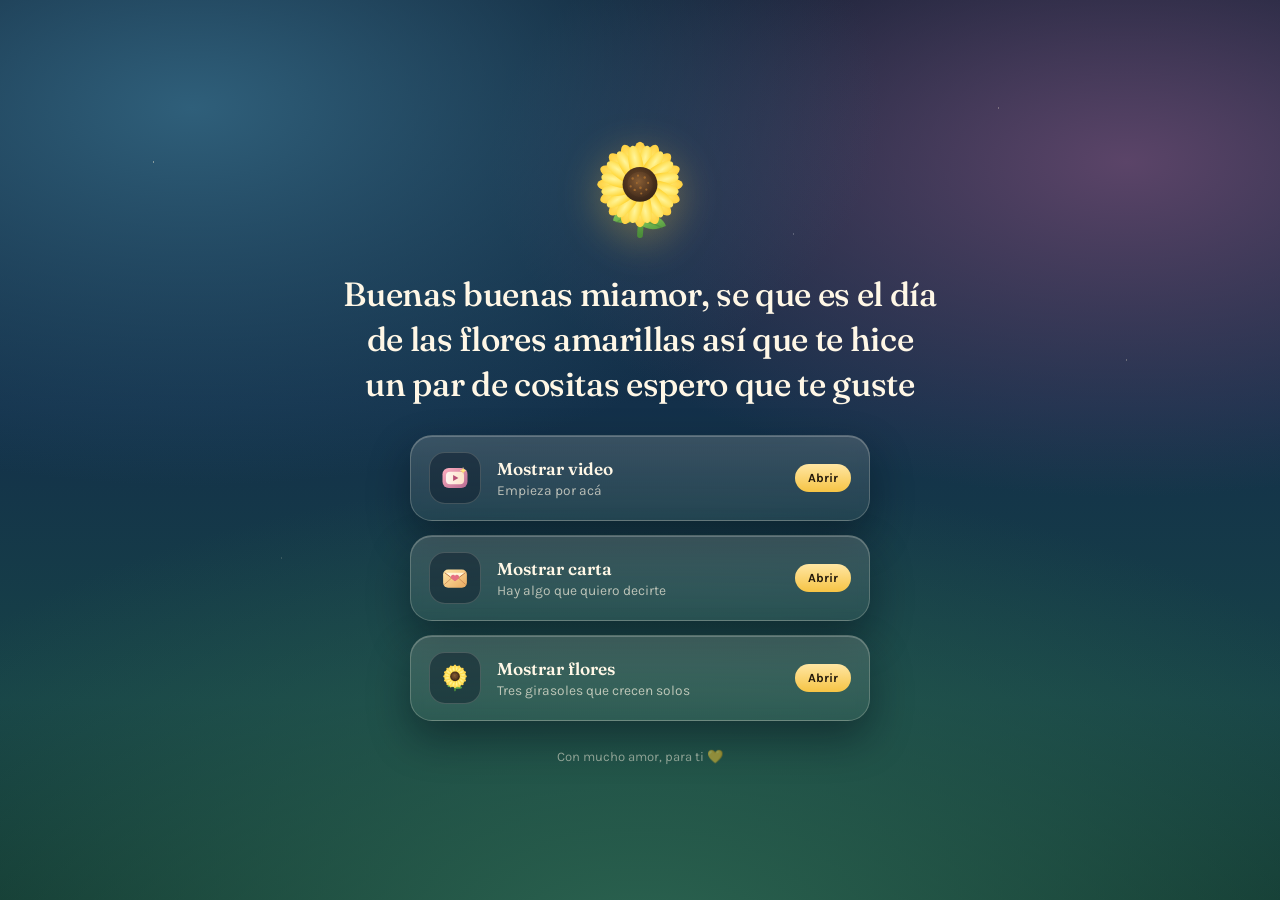
<file: index.html>
<!DOCTYPE html>
<html lang="es">
<head>
  <meta charset="UTF-8">
  <meta name="viewport" content="width=device-width, initial-scale=1.0, viewport-fit=cover">
  <meta name="theme-color" content="#0b1b2e">
  <title>Un detalle para ti 💛</title>
  <link rel="icon" href="img/girasol.svg" type="image/svg+xml">
  <link rel="preconnect" href="https://fonts.googleapis.com">
  <link rel="preconnect" href="https://fonts.gstatic.com" crossorigin>
  <link href="https://fonts.googleapis.com/css2?family=Fraunces:opsz,wght@9..144,400;9..144,500;9..144,600&family=Karla:wght@400;600;700&display=swap" rel="stylesheet">
  <link rel="stylesheet" href="css/style.css">
</head>
<body>
  <div class="cielo" aria-hidden="true"></div>
  <div class="estrellas" aria-hidden="true"></div>

  <main class="portada">
    <img class="girasol-sello" src="img/girasol.svg" alt="" aria-hidden="true">

    <!-- EDITA ESTE TEXTO CUANDO QUIERAS -->
    <p class="saludo">
      Buenas buenas miamor, se que es el día de las flores amarillas así que te hice un par de cositas espero que te guste
    </p>

    <nav class="opciones" aria-label="Qué te hice">
      <a class="opcion" href="video.html" style="--n:0">
        <span class="opcion-icono"><img src="img/video.svg" alt="" aria-hidden="true"></span>
        <span class="opcion-texto">
          <strong>Mostrar video</strong>
          <small>Empieza por acá</small>
        </span>
        <span class="opcion-accion">Abrir</span>
      </a>

      <a class="opcion" href="carta.html" style="--n:1">
        <span class="opcion-icono"><img src="img/carta.svg" alt="" aria-hidden="true"></span>
        <span class="opcion-texto">
          <strong>Mostrar carta</strong>
          <small>Hay algo que quiero decirte</small>
        </span>
        <span class="opcion-accion">Abrir</span>
      </a>

      <a class="opcion" href="flower.html" style="--n:2">
        <span class="opcion-icono"><img src="img/girasol.svg" alt="" aria-hidden="true"></span>
        <span class="opcion-texto">
          <strong>Mostrar flores</strong>
          <small>Tres girasoles que crecen solos</small>
        </span>
        <span class="opcion-accion">Abrir</span>
      </a>
    </nav>

    <p class="pie">Con mucho amor, para ti 💛</p>
  </main>
</body>
</html>
</file>
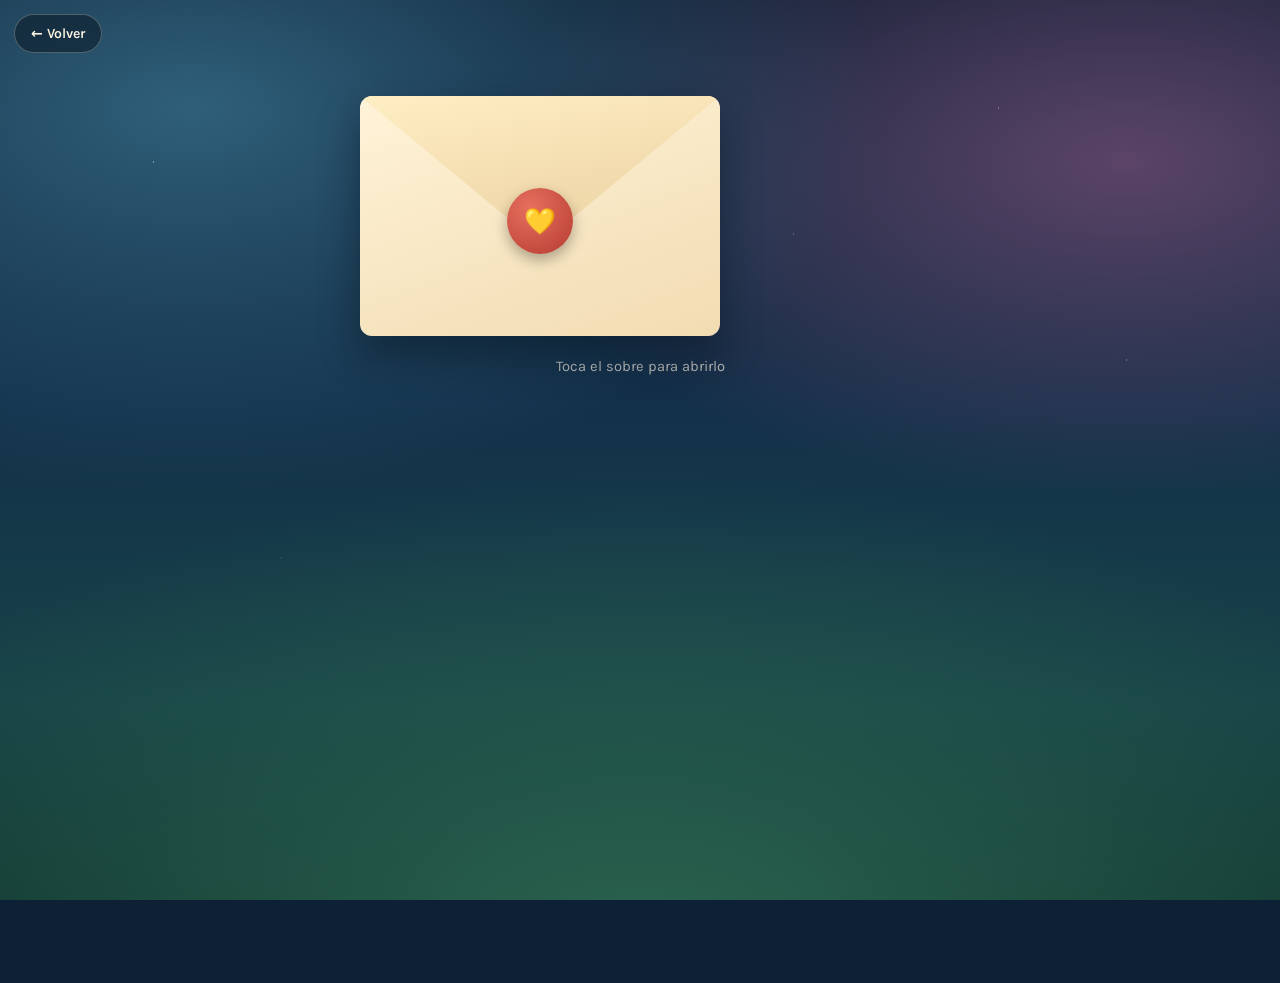
<file: carta.html>
<!DOCTYPE html>
<html lang="es">
<head>
  <meta charset="UTF-8">
  <meta name="viewport" content="width=device-width, initial-scale=1.0, viewport-fit=cover">
  <meta name="theme-color" content="#0b1b2e">
  <title>Una carta para ti 💌</title>
  <link rel="icon" href="img/carta.svg" type="image/svg+xml">
  <link rel="preconnect" href="https://fonts.googleapis.com">
  <link rel="preconnect" href="https://fonts.gstatic.com" crossorigin>
  <link href="https://fonts.googleapis.com/css2?family=Caveat:wght@400;600&family=Fraunces:opsz,wght@9..144,400;9..144,500&family=Karla:wght@400;600&display=swap" rel="stylesheet">
  <link rel="stylesheet" href="css/style.css">
</head>
<body>
  <div class="cielo" aria-hidden="true"></div>
  <div class="estrellas" aria-hidden="true"></div>

  <a class="volver" href="index.html">← Volver</a>

  <main class="pagina-carta">
    <div class="sobre-zona">
      <button class="sobre" id="sobre" type="button" aria-expanded="false" aria-controls="carta">
        <span class="sobre-cuerpo" aria-hidden="true"></span>
        <span class="sobre-solapa" aria-hidden="true"></span>
        <span class="sobre-sello" aria-hidden="true">💛</span>
        <span class="sr-only">Abrir la carta</span>
      </button>

      <p class="sobre-pista" id="pista">Toca el sobre para abrirlo</p>

      <!-- EDITA TODA LA CARTA DESDE AQUÍ -->
      <article class="carta" id="carta">
        <h1>Para mi flaquita</h1>
        <p>Hoy es el dia de las flores amarillas OMGG, sé que hasta el finde posiblemente nos veamos así que decidi hacerte una pequeña sorpresa.</p>
        <p>Eres mi personita más especial y solo tengo mucho amor y cariño para darte porque eso es lo que tú te mereces linda, por eso el día que nos veamos recibiras todo mi amor junto muejejeje.</p>
        <p>Gracias por iluminar mi vida con tu presencia.</p>
        <p class="firma">Te quiero demasiado linda 💛</p>
      </article>
      <!-- FIN DE LA CARTA -->
    </div>
  </main>

  <script>
    (function () {
      var sobre = document.getElementById("sobre");
      var carta = document.getElementById("carta");
      var pista = document.getElementById("pista");

      sobre.addEventListener("click", function () {
        var abierto = sobre.classList.toggle("abierto");
        carta.classList.toggle("visible", abierto);
        sobre.setAttribute("aria-expanded", abierto ? "true" : "false");
        pista.textContent = abierto ? "Toca el sobre para cerrarlo" : "Toca el sobre para abrirlo";
        if (abierto) {
          setTimeout(function () {
            carta.scrollIntoView({ behavior: "smooth", block: "start" });
          }, 550);
        }
      });
    })();
  </script>

  <style>
    .sr-only {
      position: absolute; width: 1px; height: 1px; padding: 0; margin: -1px;
      overflow: hidden; clip: rect(0 0 0 0); white-space: nowrap; border: 0;
    }
  </style>
</body>
</html>
</file>
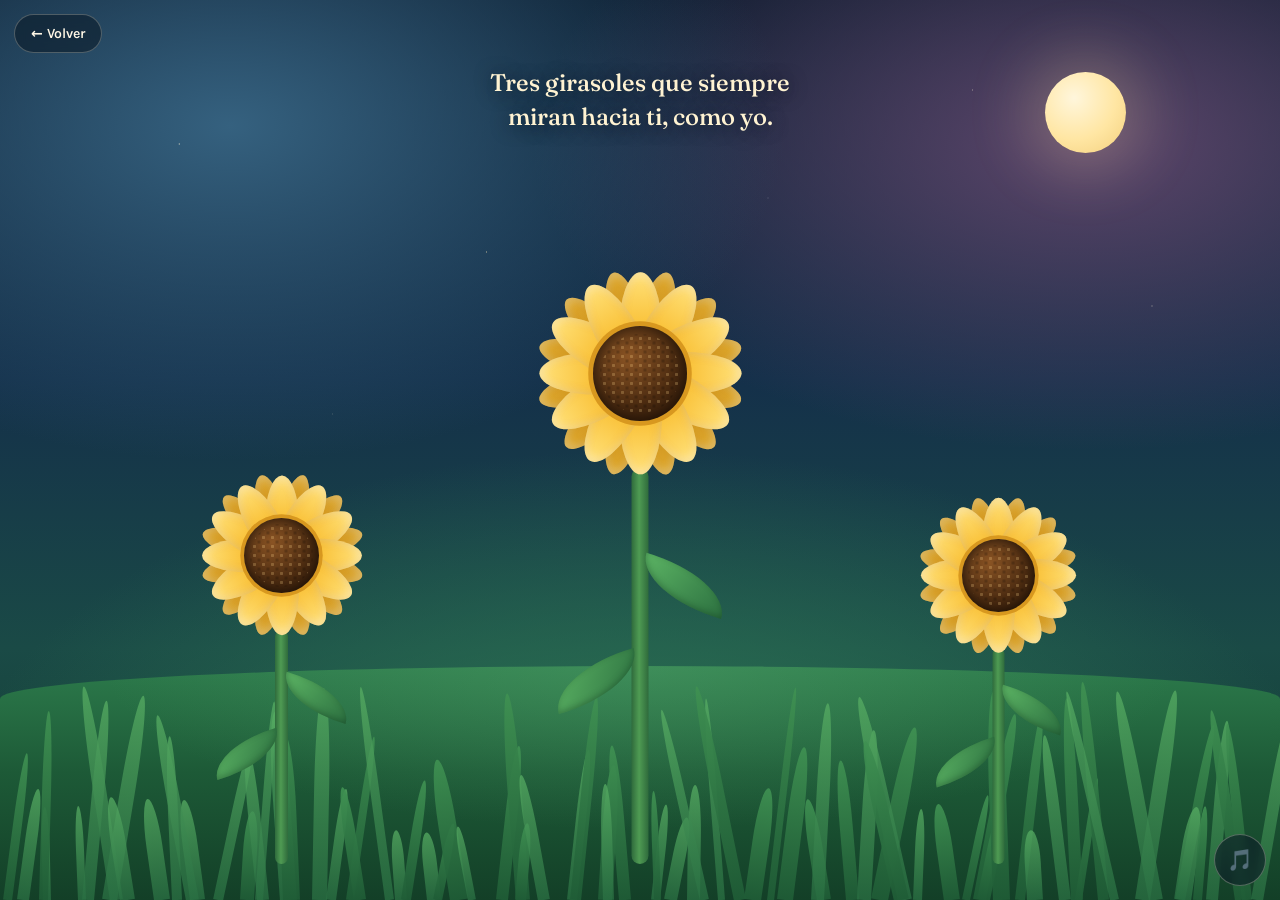
<file: flower.html>
<!DOCTYPE html>
<html lang="es">
<head>
  <meta charset="UTF-8">
  <meta name="viewport" content="width=device-width, initial-scale=1.0, viewport-fit=cover">
  <meta name="theme-color" content="#0b1b2e">
  <title>Tres girasoles para ti 🌻</title>
  <link rel="icon" href="img/girasol.svg" type="image/svg+xml">
  <link rel="preconnect" href="https://fonts.googleapis.com">
  <link rel="preconnect" href="https://fonts.gstatic.com" crossorigin>
  <link href="https://fonts.googleapis.com/css2?family=Fraunces:opsz,wght@9..144,400;9..144,600&family=Karla:wght@400;600&display=swap" rel="stylesheet">
  <link rel="stylesheet" href="css/main.css">
</head>
<body class="jardin">

  <a class="volver" href="index.html">← Volver</a>

  <main class="escena" id="escena">
    <div class="luna" aria-hidden="true"></div>

    <!-- EDITA ESTE TEXTO CUANDO QUIERAS -->
    <p class="mensaje">
      Tres girasoles que siempre miran hacia ti, como yo.
    </p>

    <div class="suelo" aria-hidden="true"></div>
    <div class="pasto" id="pasto" aria-hidden="true"></div>

    <!-- Girasol de la izquierda (abajo) -->
    <div class="girasol" style="--x:22%; --bottom:4%; --cabeza:min(30vw,170px); --tallo:26svh; --d:0.35s; --z:2" data-girasol></div>

    <!-- Girasol del centro (arriba) -->
    <div class="girasol" style="--x:50%; --bottom:4%; --cabeza:min(38vw,215px); --tallo:44svh; --d:0s; --z:4" data-girasol></div>

    <!-- Girasol de la derecha (abajo) -->
    <div class="girasol" style="--x:78%; --bottom:4%; --cabeza:min(29vw,165px); --tallo:24svh; --d:0.6s; --z:2" data-girasol></div>

    <div class="luciernagas" id="luciernagas" aria-hidden="true"></div>
  </main>

  <audio id="cancion" src="sound/ChristianBasso&HaienQiu-Flowers.mp3" loop preload="auto"></audio>
  <button class="musica" id="musica" type="button" aria-label="Poner música">🎵</button>

  <script src="main.js"></script>
</body>
</html>
</file>
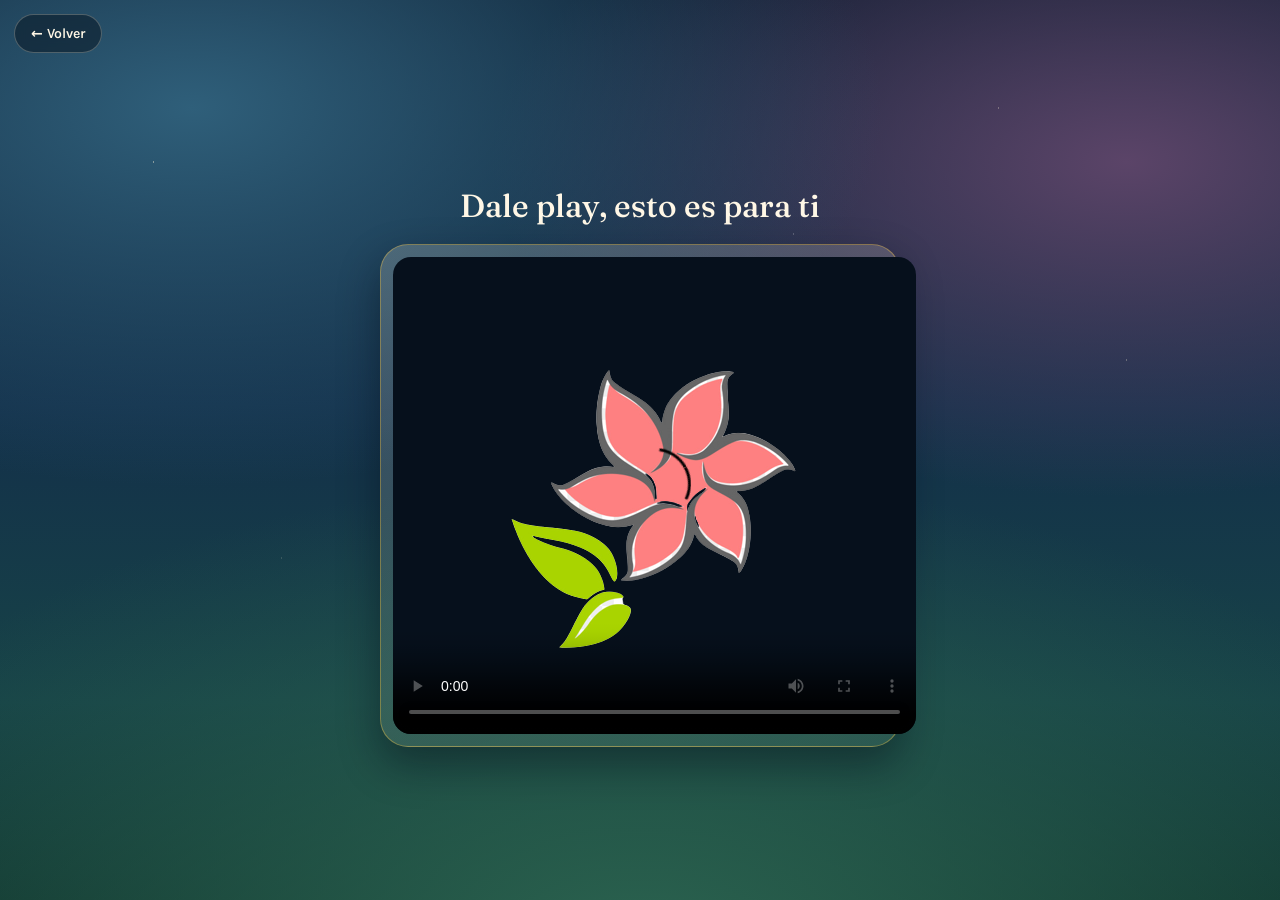
<file: video.html>
<!DOCTYPE html>
<html lang="es">
<head>
  <meta charset="UTF-8">
  <meta name="viewport" content="width=device-width, initial-scale=1.0, viewport-fit=cover">
  <meta name="theme-color" content="#0b1b2e">
  <title>Un video para ti 🎬</title>
  <link rel="icon" href="img/video.svg" type="image/svg+xml">
  <link rel="preconnect" href="https://fonts.googleapis.com">
  <link rel="preconnect" href="https://fonts.gstatic.com" crossorigin>
  <link href="https://fonts.googleapis.com/css2?family=Fraunces:opsz,wght@9..144,400;9..144,500&family=Karla:wght@400;600&display=swap" rel="stylesheet">
  <link rel="stylesheet" href="css/style.css">
</head>
<body>
  <div class="cielo" aria-hidden="true"></div>
  <div class="estrellas" aria-hidden="true"></div>

  <a class="volver" href="index.html">← Volver</a>

  <main class="pagina-video">
    <div class="video-zona">

      <!-- EDITA ESTE TEXTO CUANDO QUIERAS -->
      <h1 class="video-titulo">Dale play, esto es para ti</h1>

      <!--
        DOS FORMAS DE PONER TU VIDEO
        ============================
        A) Video tuyo (recomendado): copia tu archivo en la carpeta "video/"
           con el nombre mi-video.mp4 y deja el bloque de abajo como está.

        B) Video de YouTube: borra el bloque <video> y descomenta el <iframe>,
           cambiando ID_DEL_VIDEO por el código que sale en el enlace.

        Si tu video es horizontal, cambia marco--vertical por marco--horizontal.
      -->

      <div class="marco marco--vertical">
        <video controls playsinline preload="metadata" poster="img/flowers.png">
          <source src="video/mi-video.mp4" type="video/mp4">
          Tu navegador no puede reproducir este video.
        </video>

        <!--
        <iframe
          src="https://www.youtube.com/embed/ID_DEL_VIDEO"
          title="Video"
          allow="accelerometer; autoplay; clipboard-write; encrypted-media; gyroscope; picture-in-picture"
          allowfullscreen></iframe>
        -->
      </div>
      
    </div>
  </main>
</body>
</html>
</file>
<file: css/style.css>
/* =========================================================
   Estilos compartidos: portada (index), carta y video
   ========================================================= */

:root {
  --noche-1: #0e2036;
  --noche-2: #1b3d52;
  --noche-3: #27584f;
  --oro: #f6c445;
  --oro-claro: #ffe6a3;
  --crema: #fff7e6;
  --rosa: #e79a86;
  --hoja: #3f8f66;
  --tinta: #22180c;

  --display: "Fraunces", Georgia, "Times New Roman", serif;
  --texto: "Karla", system-ui, -apple-system, "Segoe UI", sans-serif;
  --mano: "Caveat", "Segoe Script", cursive;

  --radio: 22px;
  --sombra: 0 18px 40px rgba(4, 14, 24, 0.45);
}

* { box-sizing: border-box; }

html, body {
  margin: 0;
  padding: 0;
  min-height: 100%;
}

body {
  font-family: var(--texto);
  color: var(--crema);
  background: var(--noche-1);
  -webkit-font-smoothing: antialiased;
  text-rendering: optimizeLegibility;
  padding-top: env(safe-area-inset-top, 0px);
  padding-bottom: env(safe-area-inset-bottom, 0px);
}

img { max-width: 100%; display: block; }

a { color: inherit; }

:focus-visible {
  outline: 3px solid var(--oro-claro);
  outline-offset: 3px;
  border-radius: 8px;
}

/* ---------- Cielo de fondo (compartido) ---------- */

.cielo {
  position: fixed;
  inset: 0;
  z-index: -2;
  background:
    radial-gradient(120% 90% at 50% 105%, #2b6350 0%, rgba(43, 99, 80, 0) 58%),
    radial-gradient(90% 70% at 15% 12%, #2f5f7a 0%, rgba(47, 95, 122, 0) 60%),
    radial-gradient(80% 60% at 88% 18%, #5b4468 0%, rgba(91, 68, 104, 0) 62%),
    linear-gradient(180deg, #0b1b2e 0%, #13304a 45%, #174347 78%, #10352f 100%);
  background-color: #0b1b2e;
}

.estrellas {
  position: fixed;
  inset: 0;
  z-index: -1;
  pointer-events: none;
  background-image:
    radial-gradient(1.6px 1.6px at 12% 18%, rgba(255, 244, 214, 0.9), transparent 60%),
    radial-gradient(1.4px 1.4px at 78% 12%, rgba(255, 244, 214, 0.75), transparent 60%),
    radial-gradient(1.8px 1.8px at 34% 34%, rgba(255, 232, 180, 0.7), transparent 60%),
    radial-gradient(1.3px 1.3px at 62% 26%, rgba(255, 255, 255, 0.6), transparent 60%),
    radial-gradient(1.5px 1.5px at 88% 40%, rgba(255, 244, 214, 0.65), transparent 60%),
    radial-gradient(1.2px 1.2px at 22% 62%, rgba(255, 244, 214, 0.5), transparent 60%);
  animation: titilar 5.5s ease-in-out infinite;
}

@keyframes titilar {
  0%, 100% { opacity: 0.55; }
  50%      { opacity: 1; }
}

/* ---------- Portada ---------- */

.portada {
  min-height: 100svh;
  display: flex;
  flex-direction: column;
  justify-content: center;
  align-items: center;
  gap: 28px;
  padding: clamp(24px, 6vw, 56px) clamp(18px, 5vw, 40px);
  position: relative;
  overflow: hidden;
}

.girasol-sello {
  width: clamp(76px, 18vw, 108px);
  filter: drop-shadow(0 10px 20px rgba(246, 196, 69, 0.35));
  animation: brotar 1.1s cubic-bezier(0.22, 1, 0.36, 1) both;
}

.saludo {
  max-width: 34ch;
  margin: 0;
  text-align: center;
  font-family: var(--display);
  font-weight: 500;
  font-size: clamp(1.35rem, 5.4vw, 2.1rem);
  line-height: 1.34;
  letter-spacing: -0.01em;
  color: var(--crema);
  text-wrap: balance;
  animation: brotar 1.1s 0.18s cubic-bezier(0.22, 1, 0.36, 1) both;
}

.opciones {
  width: min(460px, 100%);
  display: grid;
  gap: 14px;
}

.opcion {
  display: grid;
  grid-template-columns: auto 1fr auto;
  align-items: center;
  gap: 16px;
  padding: 16px 18px;
  text-decoration: none;
  border-radius: var(--radio);
  border: 1px solid rgba(255, 246, 226, 0.22);
  background:
    linear-gradient(180deg, rgba(255, 246, 226, 0.16), rgba(255, 246, 226, 0.06));
  box-shadow: var(--sombra), inset 0 1px 0 rgba(255, 255, 255, 0.22);
  backdrop-filter: blur(6px);
  -webkit-backdrop-filter: blur(6px);
  transition: transform 0.22s ease, box-shadow 0.22s ease, border-color 0.22s ease;
  animation: brotar 0.9s cubic-bezier(0.22, 1, 0.36, 1) both;
  animation-delay: calc(0.35s + var(--n) * 0.12s);
}

.opcion:hover,
.opcion:focus-visible { transform: translateY(-3px); border-color: rgba(246, 196, 69, 0.6); }
.opcion:active { transform: translateY(1px) scale(0.995); }

.opcion-icono {
  width: 52px;
  height: 52px;
  display: grid;
  place-items: center;
  border-radius: 16px;
  background: rgba(10, 24, 38, 0.45);
  border: 1px solid rgba(255, 246, 226, 0.18);
}

.opcion-icono img { width: 30px; height: 30px; }

.opcion-texto strong {
  display: block;
  font-family: var(--display);
  font-weight: 600;
  font-size: 1.08rem;
  color: var(--crema);
}

.opcion-texto small {
  display: block;
  margin-top: 3px;
  font-size: 0.86rem;
  color: rgba(255, 247, 230, 0.68);
}

.opcion-accion {
  font-size: 0.78rem;
  padding: 7px 13px;
  border-radius: 999px;
  color: var(--tinta);
  background: linear-gradient(180deg, var(--oro-claro), var(--oro));
  font-weight: 700;
}

.pie {
  margin: 0;
  font-size: 0.82rem;
  color: rgba(255, 247, 230, 0.5);
  animation: brotar 0.9s 0.8s ease both;
}

/* ---------- Cabecera de las páginas internas ---------- */

.volver {
  position: fixed;
  top: calc(14px + env(safe-area-inset-top, 0px));
  left: 14px;
  z-index: 20;
  display: inline-flex;
  align-items: center;
  gap: 8px;
  padding: 10px 16px;
  border-radius: 999px;
  text-decoration: none;
  font-size: 0.88rem;
  font-weight: 600;
  color: var(--crema);
  background: rgba(10, 24, 38, 0.55);
  border: 1px solid rgba(255, 246, 226, 0.25);
  backdrop-filter: blur(6px);
  -webkit-backdrop-filter: blur(6px);
}

/* ---------- Carta ---------- */

.pagina-carta {
  min-height: 100svh;
  display: grid;
  place-items: center;
  padding: clamp(70px, 14vw, 96px) 18px clamp(40px, 10vw, 64px);
}

.sobre-zona { width: min(560px, 100%); }

.sobre {
  position: relative;
  width: min(360px, 88vw);
  aspect-ratio: 3 / 2;
  margin: 0 auto;
  border: 0;
  padding: 0;
  cursor: pointer;
  background: transparent;
  animation: brotar 1s cubic-bezier(0.22, 1, 0.36, 1) both;
}

.sobre-cuerpo {
  position: absolute;
  inset: 0;
  border-radius: 12px;
  background: linear-gradient(160deg, #fff3d8, #f2dcb2);
  box-shadow: var(--sombra);
}

.sobre-solapa {
  position: absolute;
  inset: 0 0 auto 0;
  height: 62%;
  transform-origin: top center;
  clip-path: polygon(0 0, 100% 0, 50% 100%);
  background: linear-gradient(170deg, #ffeec4, #e9cf9f);
  border-radius: 12px 12px 0 0;
  transition: transform 0.7s cubic-bezier(0.65, 0, 0.35, 1);
  z-index: 3;
}

.sobre-sello {
  position: absolute;
  left: 50%;
  top: 52%;
  width: 66px;
  height: 66px;
  transform: translate(-50%, -50%);
  border-radius: 50%;
  display: grid;
  place-items: center;
  font-size: 1.6rem;
  color: #fff3d8;
  background: radial-gradient(circle at 35% 30%, #e7705e, #b53b31);
  box-shadow: 0 6px 14px rgba(0, 0, 0, 0.3);
  z-index: 4;
  transition: opacity 0.35s ease, transform 0.35s ease;
}

.sobre-pista {
  margin: 18px 0 0;
  text-align: center;
  font-size: 0.92rem;
  color: rgba(255, 247, 230, 0.7);
}

.sobre.abierto .sobre-solapa { transform: rotateX(180deg); }
.sobre.abierto .sobre-sello { opacity: 0; transform: translate(-50%, -50%) scale(0.5); }

.carta {
  position: relative;
  margin: 22px auto 0;
  padding: clamp(26px, 6vw, 40px);
  max-width: 56ch;
  border-radius: 16px;
  color: #3a2a17;
  background:
    repeating-linear-gradient(180deg, rgba(58, 42, 23, 0.06) 0 1px, transparent 1px 34px),
    linear-gradient(170deg, #fffaf0, #f6e9cd);
  box-shadow: var(--sombra);
  opacity: 0;
  transform: translateY(24px) scale(0.98);
  transition: opacity 0.6s ease 0.35s, transform 0.6s cubic-bezier(0.22, 1, 0.36, 1) 0.35s;
  pointer-events: none;
}

.carta.visible { opacity: 1; transform: none; pointer-events: auto; }

.carta h1 {
  margin: 0 0 14px;
  font-family: var(--mano);
  font-weight: 600;
  font-size: clamp(1.9rem, 7vw, 2.6rem);
  color: #a8442f;
}

.carta p {
  font-family: var(--mano);
  font-size: clamp(1.18rem, 4.6vw, 1.45rem);
  line-height: 1.6;
  margin: 0 0 14px;
}

.carta .firma {
  text-align: right;
  margin-bottom: 0;
  color: #a8442f;
}

/* ---------- Video ---------- */

.pagina-video {
  min-height: 100svh;
  display: grid;
  place-items: center;
  padding: clamp(70px, 14vw, 96px) 18px clamp(40px, 10vw, 64px);
}

.video-zona {
  width: min(520px, 100%);
  text-align: center;
  animation: brotar 1s cubic-bezier(0.22, 1, 0.36, 1) both;
}

.video-titulo {
  margin: 0 0 18px;
  font-family: var(--display);
  font-weight: 500;
  font-size: clamp(1.4rem, 5.6vw, 2rem);
  line-height: 1.3;
}

.marco {
  position: relative;
  padding: 12px;
  border-radius: 28px;
  background: linear-gradient(160deg, rgba(255, 246, 226, 0.2), rgba(255, 246, 226, 0.05));
  border: 1px solid rgba(246, 196, 69, 0.4);
  box-shadow: var(--sombra);
}

.marco video,
.marco iframe {
  display: block;
  width: 100%;
  border: 0;
  border-radius: 18px;
  background: #06101c;
}

/* Vertical (Shorts / grabado con el celular) */
.marco--vertical video,
.marco--vertical iframe { aspect-ratio: 9 / 16; max-height: 68svh; margin: 0 auto; width: auto; }

/* Horizontal */
.marco--horizontal video,
.marco--horizontal iframe { aspect-ratio: 16 / 9; }

.video-nota {
  margin: 16px auto 0;
  max-width: 44ch;
  font-size: 0.88rem;
  line-height: 1.5;
  color: rgba(255, 247, 230, 0.62);
}

/* ---------- Animación de entrada ---------- */

@keyframes brotar {
  from { opacity: 0; transform: translateY(18px) scale(0.97); }
  to   { opacity: 1; transform: none; }
}

@media (prefers-reduced-motion: reduce) {
  *, *::before, *::after {
    animation-duration: 0.01ms !important;
    animation-iteration-count: 1 !important;
    transition-duration: 0.01ms !important;
  }
}
</file>
<file: css/main.css>
/* =========================================================
   Escena de los tres girasoles
   Todo hecho con HTML + CSS (sin video ni GIF)
   ========================================================= */

:root {
  --petalo-1: #ffe17a;
  --petalo-2: #f9bf33;
  --petalo-3: #e09214;
  --petalo-atras: #d98f16;
  --centro-1: #8a5424;
  --centro-2: #4a2a10;
  --centro-3: #2a1607;
  --tallo-1: #4f9b53;
  --tallo-2: #2f6b3c;
  --hoja-1: #5cb464;
  --hoja-2: #2c7040;
  --pasto-1: #3f9152;
  --pasto-2: #1f5c36;
}

* { box-sizing: border-box; }

html, body { margin: 0; padding: 0; height: 100%; }

body.jardin {
  font-family: "Karla", system-ui, -apple-system, "Segoe UI", sans-serif;
  color: #fff7e6;
  background: #0b1b2e;
  overflow: hidden;
}

/* ---------- Escena ---------- */

.escena {
  position: relative;
  height: 100svh;
  width: 100%;
  overflow: hidden;
  background:
    radial-gradient(90% 70% at 50% 92%, #2f7a56 0%, rgba(47, 122, 86, 0) 60%),
    radial-gradient(70% 60% at 18% 14%, #35617f 0%, rgba(53, 97, 127, 0) 62%),
    radial-gradient(70% 55% at 85% 16%, #5d466b 0%, rgba(93, 70, 107, 0) 62%),
    linear-gradient(180deg, #0a1a2c 0%, #14304a 42%, #1a4a46 72%, #123a2c 100%);
}

/* Estrellas */
.escena::before {
  content: "";
  position: absolute;
  inset: 0;
  pointer-events: none;
  background-image:
    radial-gradient(1.6px 1.6px at 14% 16%, rgba(255, 244, 214, 0.9), transparent 60%),
    radial-gradient(1.4px 1.4px at 76% 10%, rgba(255, 244, 214, 0.8), transparent 60%),
    radial-gradient(1.7px 1.7px at 38% 28%, rgba(255, 232, 180, 0.7), transparent 60%),
    radial-gradient(1.3px 1.3px at 60% 22%, rgba(255, 255, 255, 0.6), transparent 60%),
    radial-gradient(1.5px 1.5px at 90% 34%, rgba(255, 244, 214, 0.65), transparent 60%),
    radial-gradient(1.2px 1.2px at 26% 46%, rgba(255, 244, 214, 0.5), transparent 60%);
  animation: titilar 5.5s ease-in-out infinite;
}

@keyframes titilar {
  0%, 100% { opacity: 0.5; }
  50%      { opacity: 1; }
}

/* Luna suave */
.luna {
  position: absolute;
  top: 8%;
  right: 12%;
  width: clamp(48px, 9vmin, 84px);
  aspect-ratio: 1;
  border-radius: 50%;
  background: radial-gradient(circle at 36% 32%, #fff6dc, #ffe6a3 55%, #f3cf7c);
  box-shadow: 0 0 60px 18px rgba(255, 226, 160, 0.22);
  animation: aparecer 2.4s 0.2s ease both;
}

/* ---------- Suelo y pasto ---------- */

.suelo {
  position: absolute;
  left: 0;
  right: 0;
  bottom: 0;
  height: 26%;
  background:
    radial-gradient(60% 100% at 50% 0%, rgba(96, 180, 118, 0.35), rgba(96, 180, 118, 0) 70%),
    linear-gradient(180deg, #2c7a4b 0%, #1d5a37 45%, #133f27 100%);
  border-radius: 50% 50% 0 0 / 14% 14% 0 0;
}

.pasto {
  position: absolute;
  left: 0;
  right: 0;
  bottom: 0;
  height: 34%;
  pointer-events: none;
}

.brizna {
  position: absolute;
  bottom: 0;
  left: var(--x);
  width: var(--w, 10px);
  height: var(--h, 12%);
  transform-origin: bottom center;
  border-radius: 100% 100% 0 0 / 92% 92% 0 0;
  background: linear-gradient(180deg, var(--pasto-1), var(--pasto-2));
  opacity: 0.92;
  animation:
    crecer-pasto 1.5s calc(var(--d, 0s)) cubic-bezier(0.22, 1, 0.36, 1) both,
    mecer-pasto 4.6s calc(1.5s + var(--d, 0s)) ease-in-out infinite;
}

.brizna--clara { background: linear-gradient(180deg, #57ad63, #2a7043); opacity: 0.75; }

@keyframes crecer-pasto {
  from { transform: scaleY(0) rotate(var(--r, 0deg)); }
  to   { transform: scaleY(1) rotate(var(--r, 0deg)); }
}

@keyframes mecer-pasto {
  0%, 100% { transform: scaleY(1) rotate(calc(var(--r, 0deg) - 3deg)); }
  50%      { transform: scaleY(1) rotate(calc(var(--r, 0deg) + 3deg)); }
}

/* ---------- Girasol ---------- */

.girasol {
  position: absolute;
  bottom: var(--bottom, 8%);
  left: var(--x, 50%);
  width: var(--cabeza);
  transform: translateX(-50%);
  transform-origin: bottom center;
  animation: mecer-flor 6s calc(2.6s + var(--d)) ease-in-out infinite;
  z-index: var(--z, 3);
}

@keyframes mecer-flor {
  0%, 100% { transform: translateX(-50%) rotate(-1.4deg); }
  50%      { transform: translateX(-50%) rotate(1.4deg); }
}

/* Tallo */
.gf__tallo {
  position: relative;
  width: calc(var(--cabeza) * 0.075);
  height: var(--tallo);
  margin: 0 auto;
  border-radius: 999px;
  transform-origin: bottom center;
  background: linear-gradient(90deg, var(--tallo-2), var(--tallo-1) 45%, var(--tallo-2));
  animation: crecer-tallo 1.7s var(--d) cubic-bezier(0.22, 1, 0.36, 1) both;
}

@keyframes crecer-tallo {
  from { transform: scaleY(0); }
  to   { transform: scaleY(1); }
}

/* Hojas del tallo */
.gf__hoja {
  position: absolute;
  width: calc(var(--cabeza) * 0.42);
  height: calc(var(--cabeza) * 0.2);
  background: linear-gradient(120deg, var(--hoja-1), var(--hoja-2));
  box-shadow: inset 0 -2px 6px rgba(12, 48, 26, 0.35);
  animation: abrir-hoja 0.9s calc(var(--d) + var(--dh)) cubic-bezier(0.34, 1.4, 0.64, 1) both;
}

.gf__hoja--izq {
  right: 50%;
  bottom: var(--y);
  transform-origin: right center;
  border-radius: 100% 0 100% 0;
}

.gf__hoja--der {
  left: 50%;
  bottom: var(--y);
  transform-origin: left center;
  border-radius: 0 100% 0 100%;
}

@keyframes abrir-hoja {
  from { transform: scale(0.1) rotate(0deg); opacity: 0; }
  to   { transform: scale(1) rotate(var(--rot, 0deg)); opacity: 1; }
}

/* Cabeza */
.gf__cabeza {
  position: absolute;
  left: 50%;
  bottom: calc(var(--tallo) - var(--cabeza) * 0.06);
  width: var(--cabeza);
  height: var(--cabeza);
  transform: translateX(-50%);
  animation: girar-cabeza 12s calc(2.6s + var(--d)) ease-in-out infinite;
}

@keyframes girar-cabeza {
  0%, 100% { transform: translateX(-50%) rotate(-2deg); }
  50%      { transform: translateX(-50%) rotate(2deg); }
}

.gf__petalos { position: absolute; inset: 0; }

.gf__petalo {
  position: absolute;
  left: 50%;
  top: 50%;
  width: calc(var(--cabeza) * 0.2);
  height: calc(var(--cabeza) * 0.44);
  margin: calc(var(--cabeza) * -0.22) 0 0 calc(var(--cabeza) * -0.1);
  transform: rotate(calc(var(--i) * 30deg)) translateY(calc(var(--cabeza) * -0.25));
}

.gf__petalo span {
  display: block;
  width: 100%;
  height: 100%;
  transform-origin: 50% 88%;
  border-radius: 52% 52% 42% 42% / 64% 64% 36% 36%;
  background: linear-gradient(180deg, var(--petalo-1) 0%, var(--petalo-2) 62%, var(--petalo-3) 100%);
  box-shadow:
    inset 0 -6px 12px rgba(160, 96, 10, 0.28),
    inset 0 4px 8px rgba(255, 255, 255, 0.35);
  animation: abrir-petalo 0.62s calc(var(--d) + 1.25s + var(--i) * 0.05s)
             cubic-bezier(0.34, 1.5, 0.64, 1) both;
}

/* Corona trasera: más larga, más oscura, y girada media posición */
.gf__petalos--atras { transform: rotate(15deg); }

.gf__petalos--atras .gf__petalo {
  width: calc(var(--cabeza) * 0.17);
  height: calc(var(--cabeza) * 0.47);
  margin: calc(var(--cabeza) * -0.235) 0 0 calc(var(--cabeza) * -0.085);
}

.gf__petalos--atras .gf__petalo span {
  background: linear-gradient(180deg, var(--petalo-2), var(--petalo-atras) 70%, #b9740d);
  filter: brightness(0.9);
  animation-delay: calc(var(--d) + 1.05s + var(--i) * 0.05s);
}

@keyframes abrir-petalo {
  from { transform: scale(0.05) translateY(22%); opacity: 0; }
  to   { transform: scale(1) translateY(0); opacity: 1; }
}

/* Centro marrón */
.gf__centro {
  position: absolute;
  left: 50%;
  top: 50%;
  width: calc(var(--cabeza) * 0.44);
  height: calc(var(--cabeza) * 0.44);
  margin: calc(var(--cabeza) * -0.22) 0 0 calc(var(--cabeza) * -0.22);
  border-radius: 50%;
  background: radial-gradient(circle at 38% 32%, var(--centro-1) 0%, var(--centro-2) 58%, var(--centro-3) 100%);
  box-shadow:
    0 0 0 calc(var(--cabeza) * 0.022) #d8981f,
    inset 0 0 calc(var(--cabeza) * 0.08) rgba(0, 0, 0, 0.6);
  animation: abrir-centro 0.8s calc(var(--d) + 0.95s) cubic-bezier(0.34, 1.4, 0.64, 1) both;
  z-index: 2;
}

/* Textura de semillas */
.gf__centro::after {
  content: "";
  position: absolute;
  inset: 8%;
  border-radius: 50%;
  background-image:
    radial-gradient(rgba(255, 214, 140, 0.45) 22%, transparent 24%),
    radial-gradient(rgba(0, 0, 0, 0.35) 22%, transparent 24%);
  background-size: 9px 9px, 9px 9px;
  background-position: 0 0, 4.5px 4.5px;
  opacity: 0.55;
}

@keyframes abrir-centro {
  from { transform: scale(0) rotate(-40deg); opacity: 0; }
  to   { transform: scale(1) rotate(0); opacity: 1; }
}

/* ---------- Luciérnagas ---------- */

.luciernagas { position: absolute; inset: 0; pointer-events: none; }

.luciernaga {
  position: absolute;
  left: var(--x);
  top: var(--y);
  width: 6px;
  height: 6px;
  border-radius: 50%;
  background: #ffe9a8;
  box-shadow: 0 0 10px 4px rgba(255, 220, 130, 0.55);
  opacity: 0;
  animation: flotar var(--t, 9s) calc(3s + var(--d, 0s)) ease-in-out infinite;
}

@keyframes flotar {
  0%       { opacity: 0; transform: translate(0, 0) scale(0.6); }
  15%      { opacity: 0.95; }
  50%      { opacity: 0.35; transform: translate(26px, -38px) scale(1); }
  85%      { opacity: 0.9; }
  100%     { opacity: 0; transform: translate(-16px, -74px) scale(0.7); }
}

/* ---------- Mensaje ---------- */

.mensaje {
  position: absolute;
  left: 50%;
  top: calc(66px + env(safe-area-inset-top, 0px));
  transform: translateX(-50%);
  width: min(30ch, 86vw);
  margin: 0;
  text-align: center;
  font-family: "Fraunces", Georgia, serif;
  font-weight: 500;
  font-size: clamp(1.02rem, 3.9vw, 1.5rem);
  line-height: 1.4;
  color: #fff3d2;
  text-shadow: 0 2px 18px rgba(6, 18, 30, 0.8);
  text-wrap: balance;
  animation: aparecer 1.6s 3.2s ease both;
  z-index: 8;
}

@keyframes aparecer {
  from { opacity: 0; transform: translateX(-50%) translateY(-12px); }
  to   { opacity: 1; transform: translateX(-50%) translateY(0); }
}

.luna { animation-name: aparecer-simple; }
@keyframes aparecer-simple {
  from { opacity: 0; }
  to   { opacity: 1; }
}

/* ---------- Botones flotantes ---------- */

.musica {
  position: fixed;
  right: 14px;
  bottom: calc(14px + env(safe-area-inset-bottom, 0px));
  z-index: 20;
  width: 52px;
  height: 52px;
  display: grid;
  place-items: center;
  font-size: 1.3rem;
  border-radius: 50%;
  cursor: pointer;
  color: #fff7e6;
  background: rgba(10, 24, 38, 0.6);
  border: 1px solid rgba(255, 246, 226, 0.28);
  backdrop-filter: blur(6px);
  -webkit-backdrop-filter: blur(6px);
}

.volver {
  position: fixed;
  top: calc(14px + env(safe-area-inset-top, 0px));
  left: 14px;
  z-index: 20;
  display: inline-flex;
  align-items: center;
  gap: 8px;
  padding: 10px 16px;
  border-radius: 999px;
  text-decoration: none;
  font-size: 0.88rem;
  font-weight: 600;
  color: #fff7e6;
  background: rgba(10, 24, 38, 0.55);
  border: 1px solid rgba(255, 246, 226, 0.25);
  backdrop-filter: blur(6px);
  -webkit-backdrop-filter: blur(6px);
}

:focus-visible { outline: 3px solid #ffe6a3; outline-offset: 3px; }

@media (prefers-reduced-motion: reduce) {
  *, *::before, *::after {
    animation-duration: 0.01ms !important;
    animation-iteration-count: 1 !important;
    transition-duration: 0.01ms !important;
  }
}
</file>
